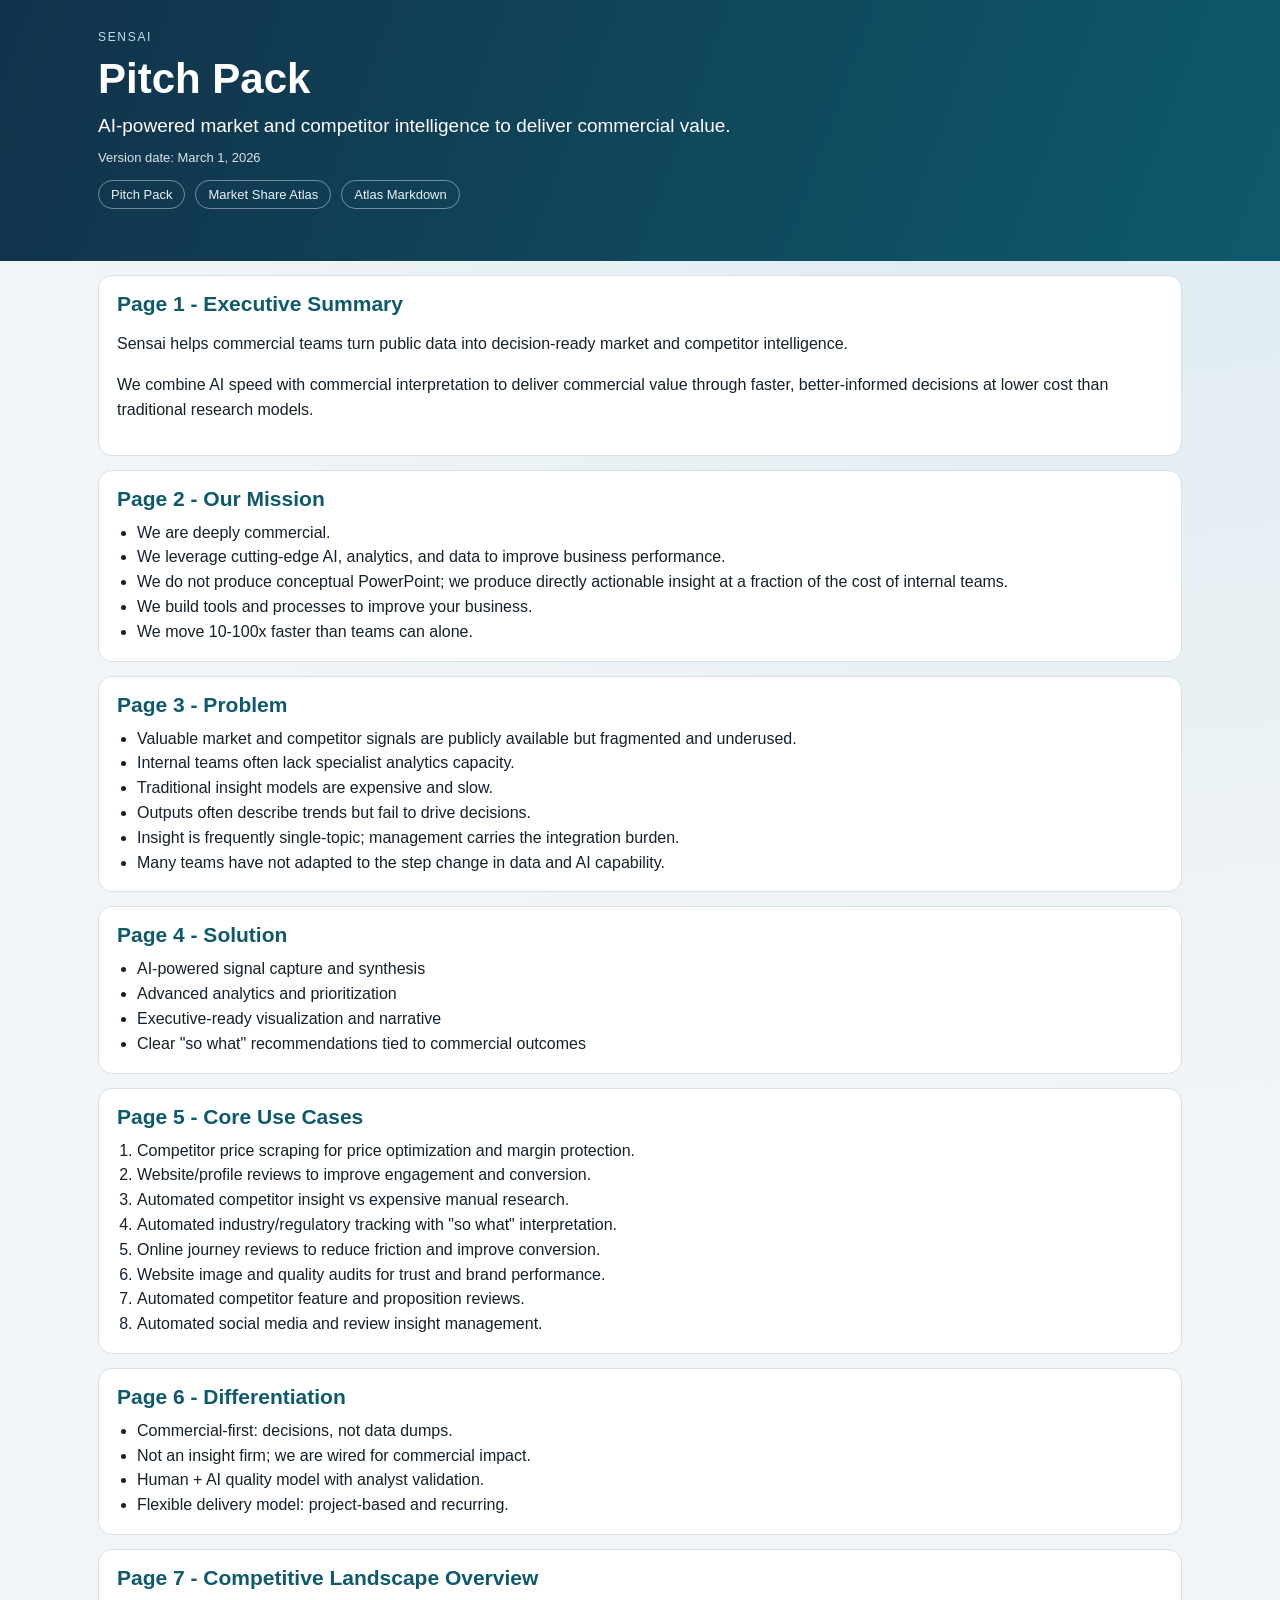
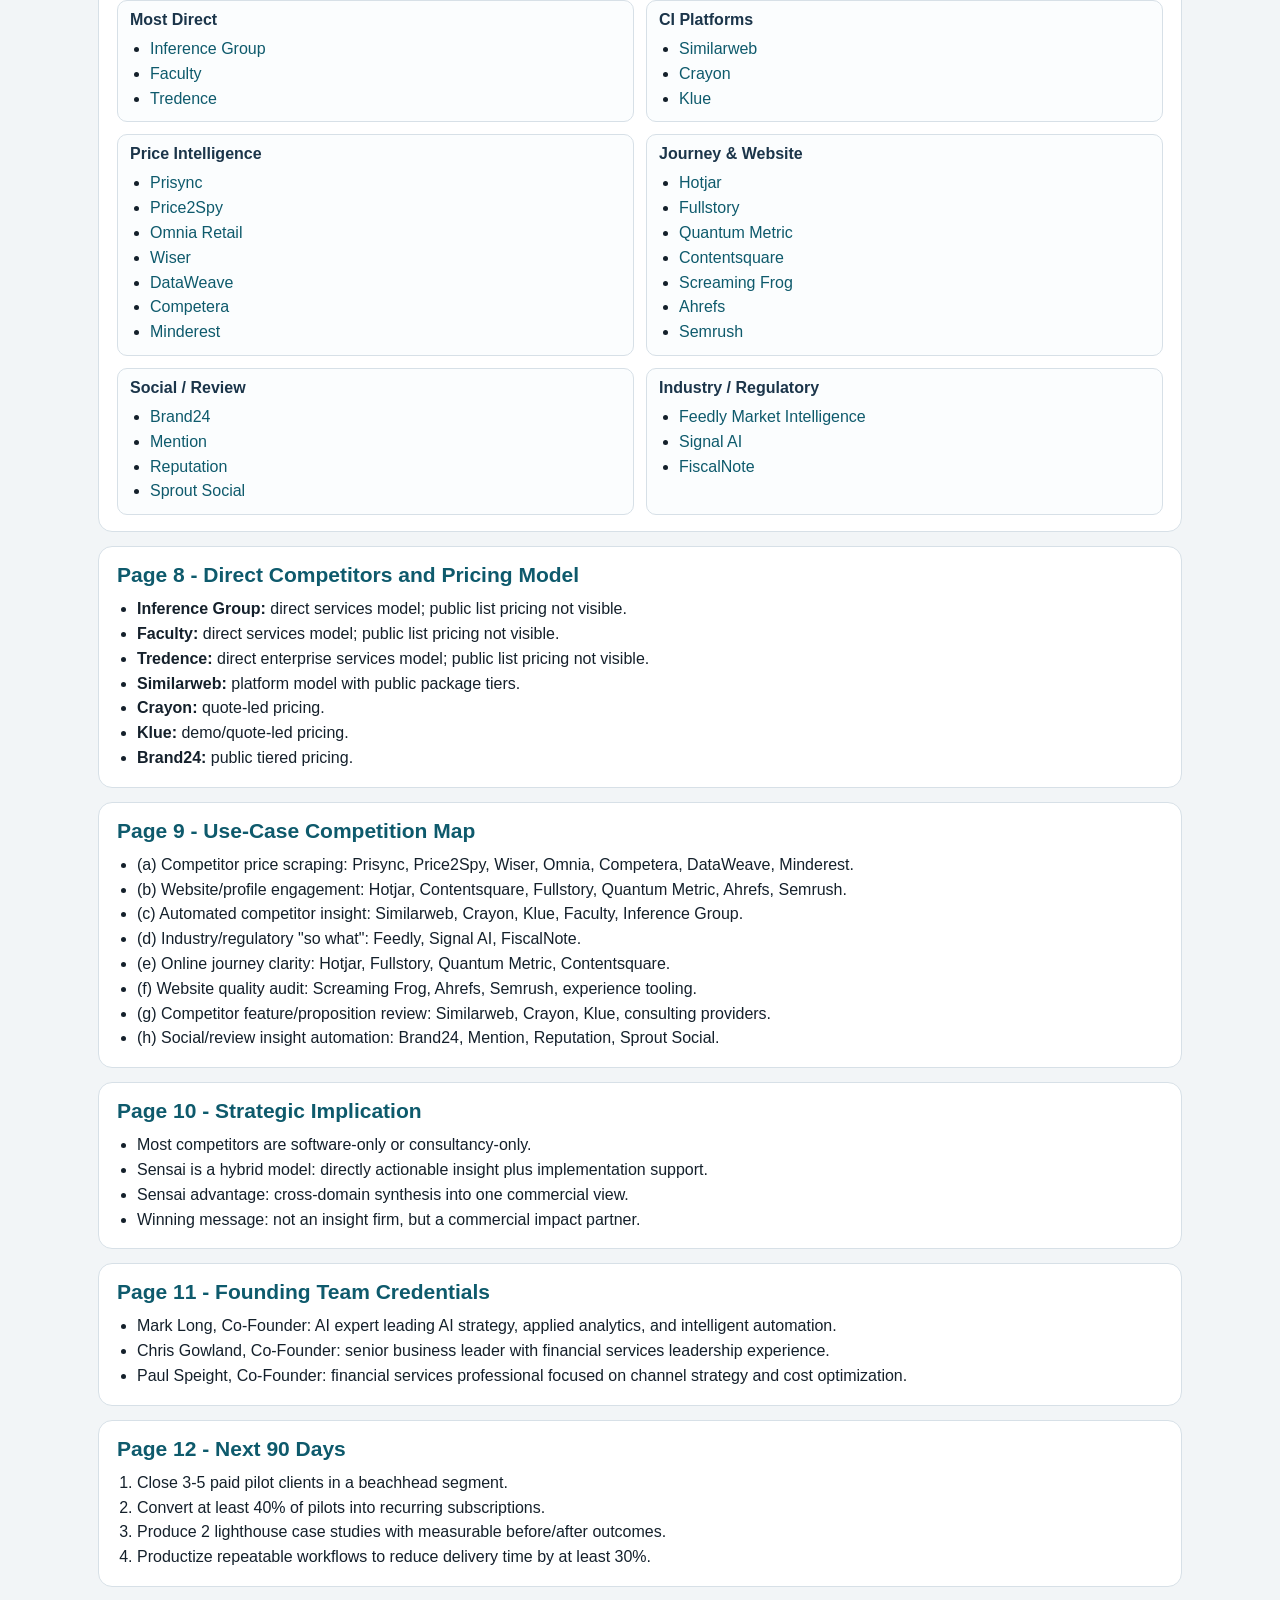
<file: index.html>
<!doctype html>
<html lang="en">
<head>
  <meta charset="utf-8" />
  <meta name="viewport" content="width=device-width, initial-scale=1" />
  <title>Sensai</title>
  <meta http-equiv="refresh" content="0; url=./docs/publish/site/" />
  <script>
    window.location.replace("./docs/publish/site/");
  </script>
</head>
<body>
  <p>Redirecting to <a href="./docs/publish/site/">Sensai Pitch Site</a>...</p>
</body>
</html>
</file>
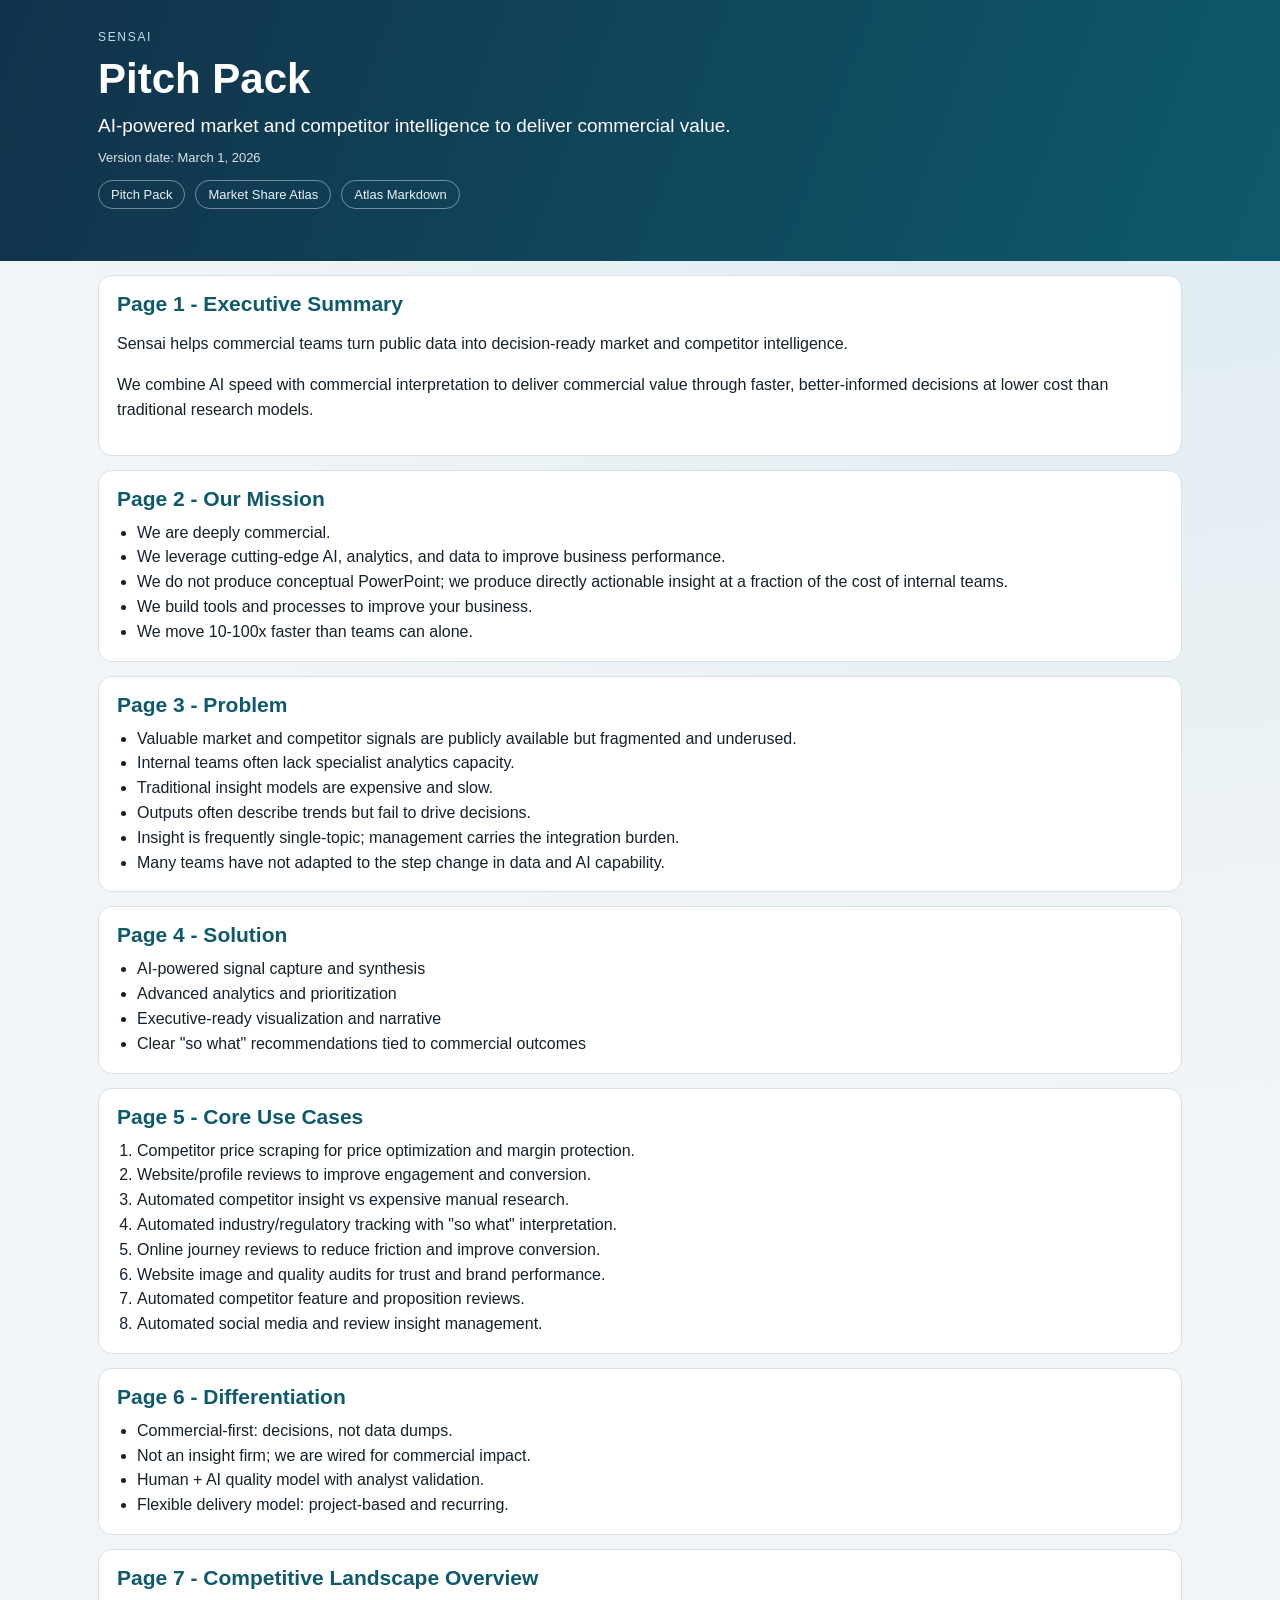
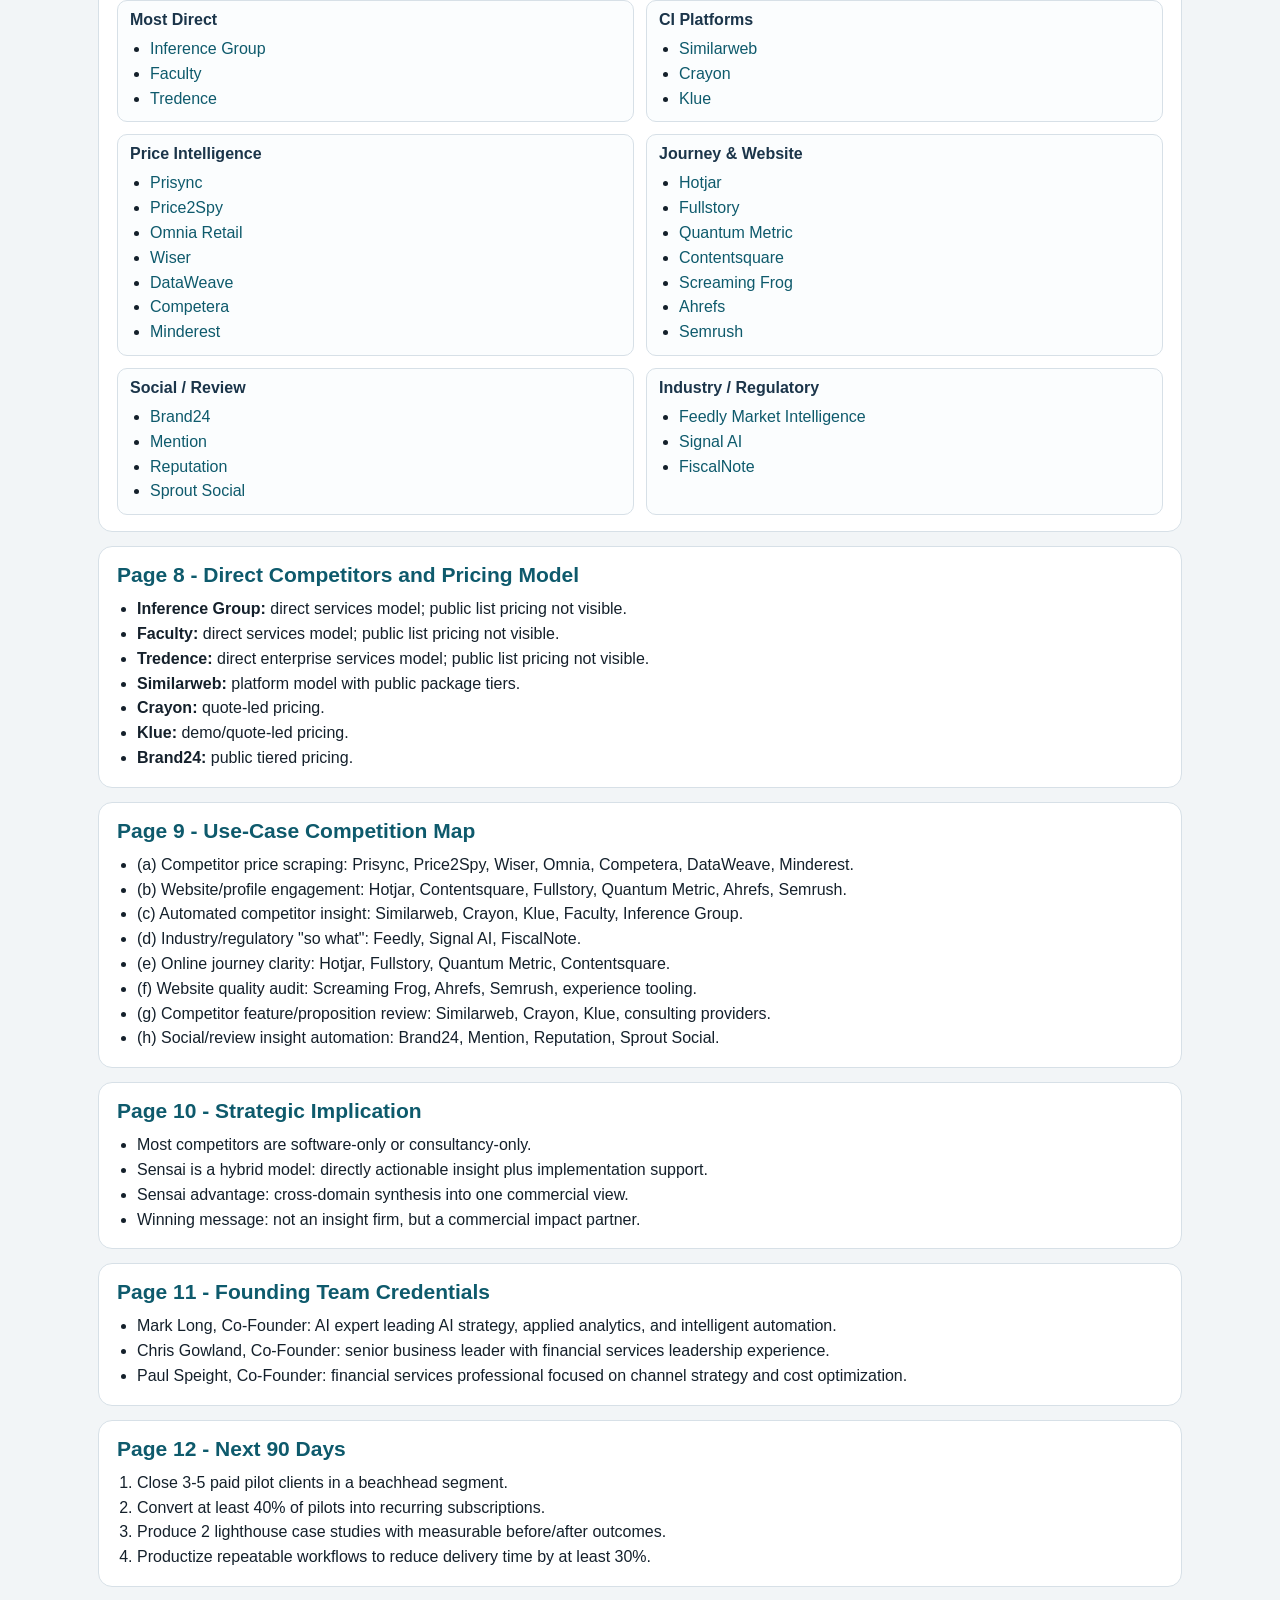
<file: docs/index.html>
<!doctype html>
<html lang="en">
<head>
  <meta charset="utf-8" />
  <meta name="viewport" content="width=device-width, initial-scale=1" />
  <title>Sensai Docs</title>
  <meta http-equiv="refresh" content="0; url=./publish/site/" />
  <script>
    window.location.replace("./publish/site/");
  </script>
</head>
<body>
  <p>Redirecting to <a href="./publish/site/">Sensai Pitch Site</a>...</p>
</body>
</html>
</file>
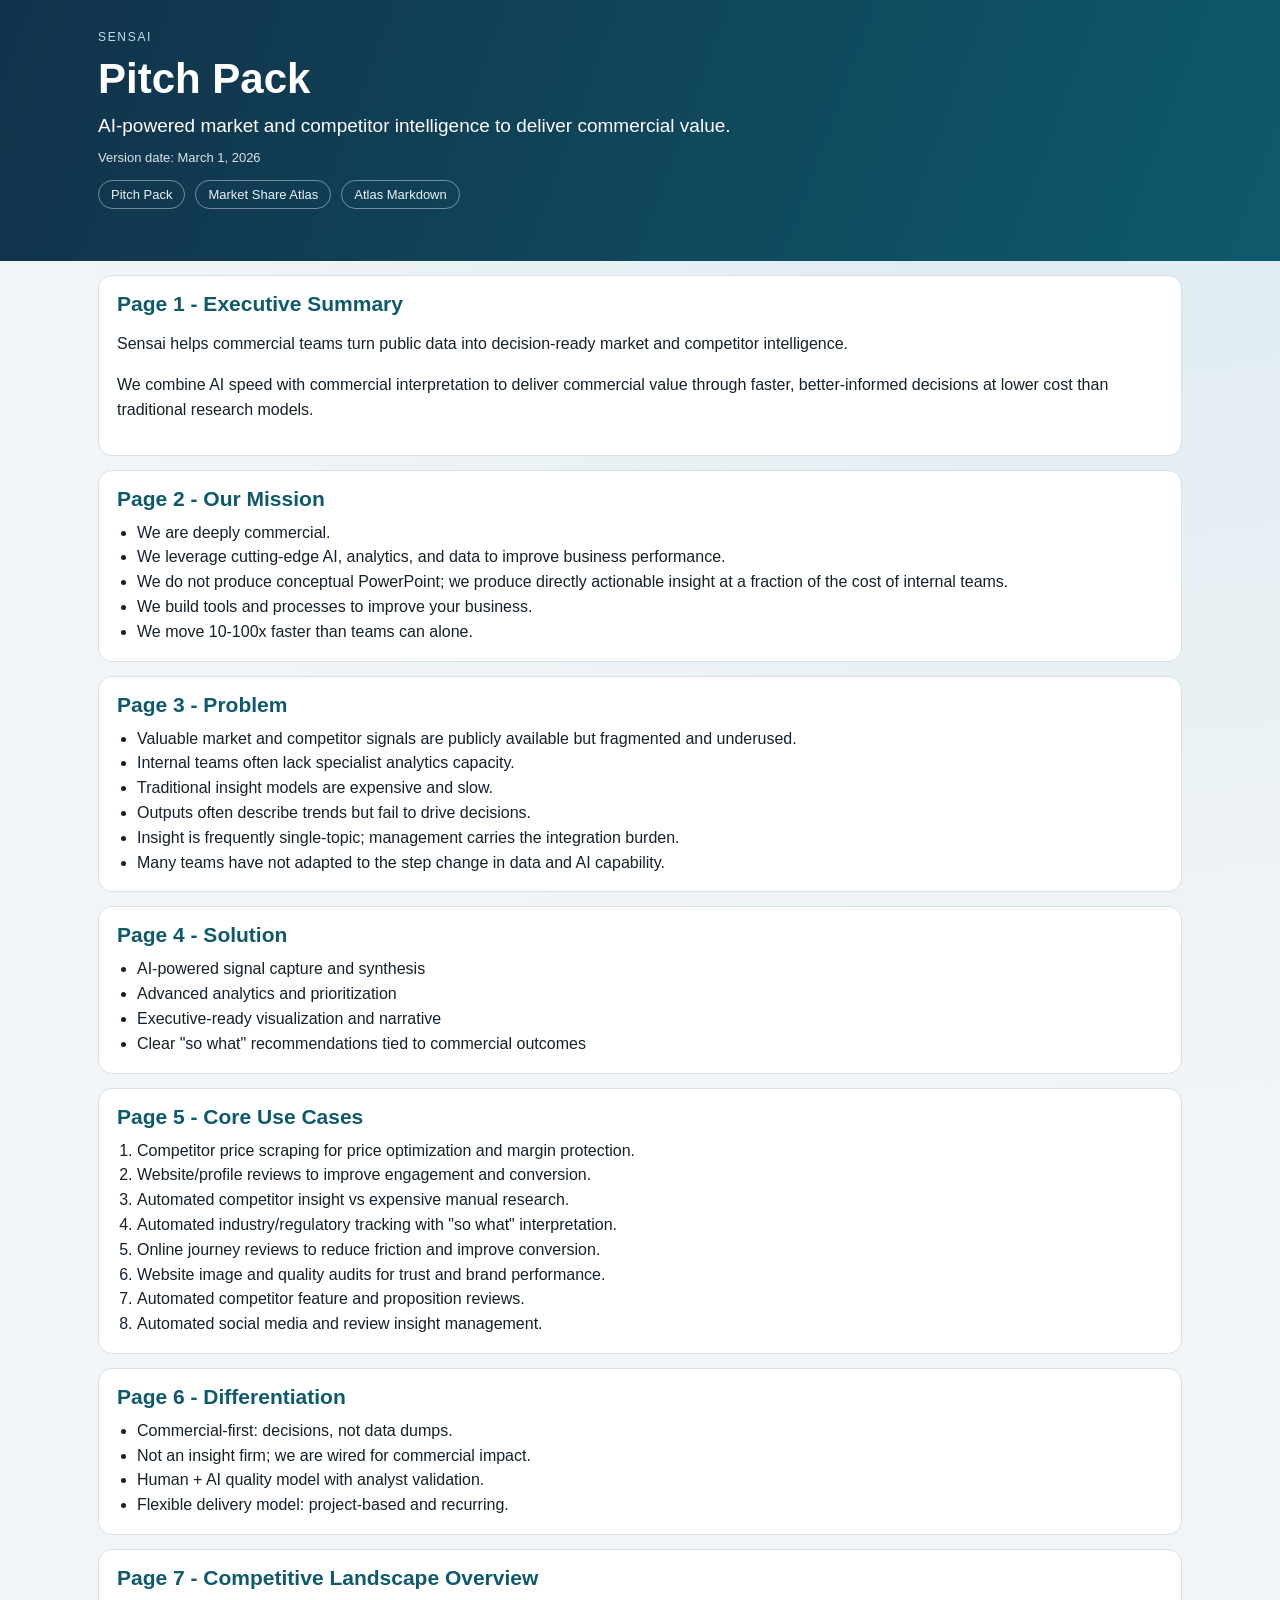
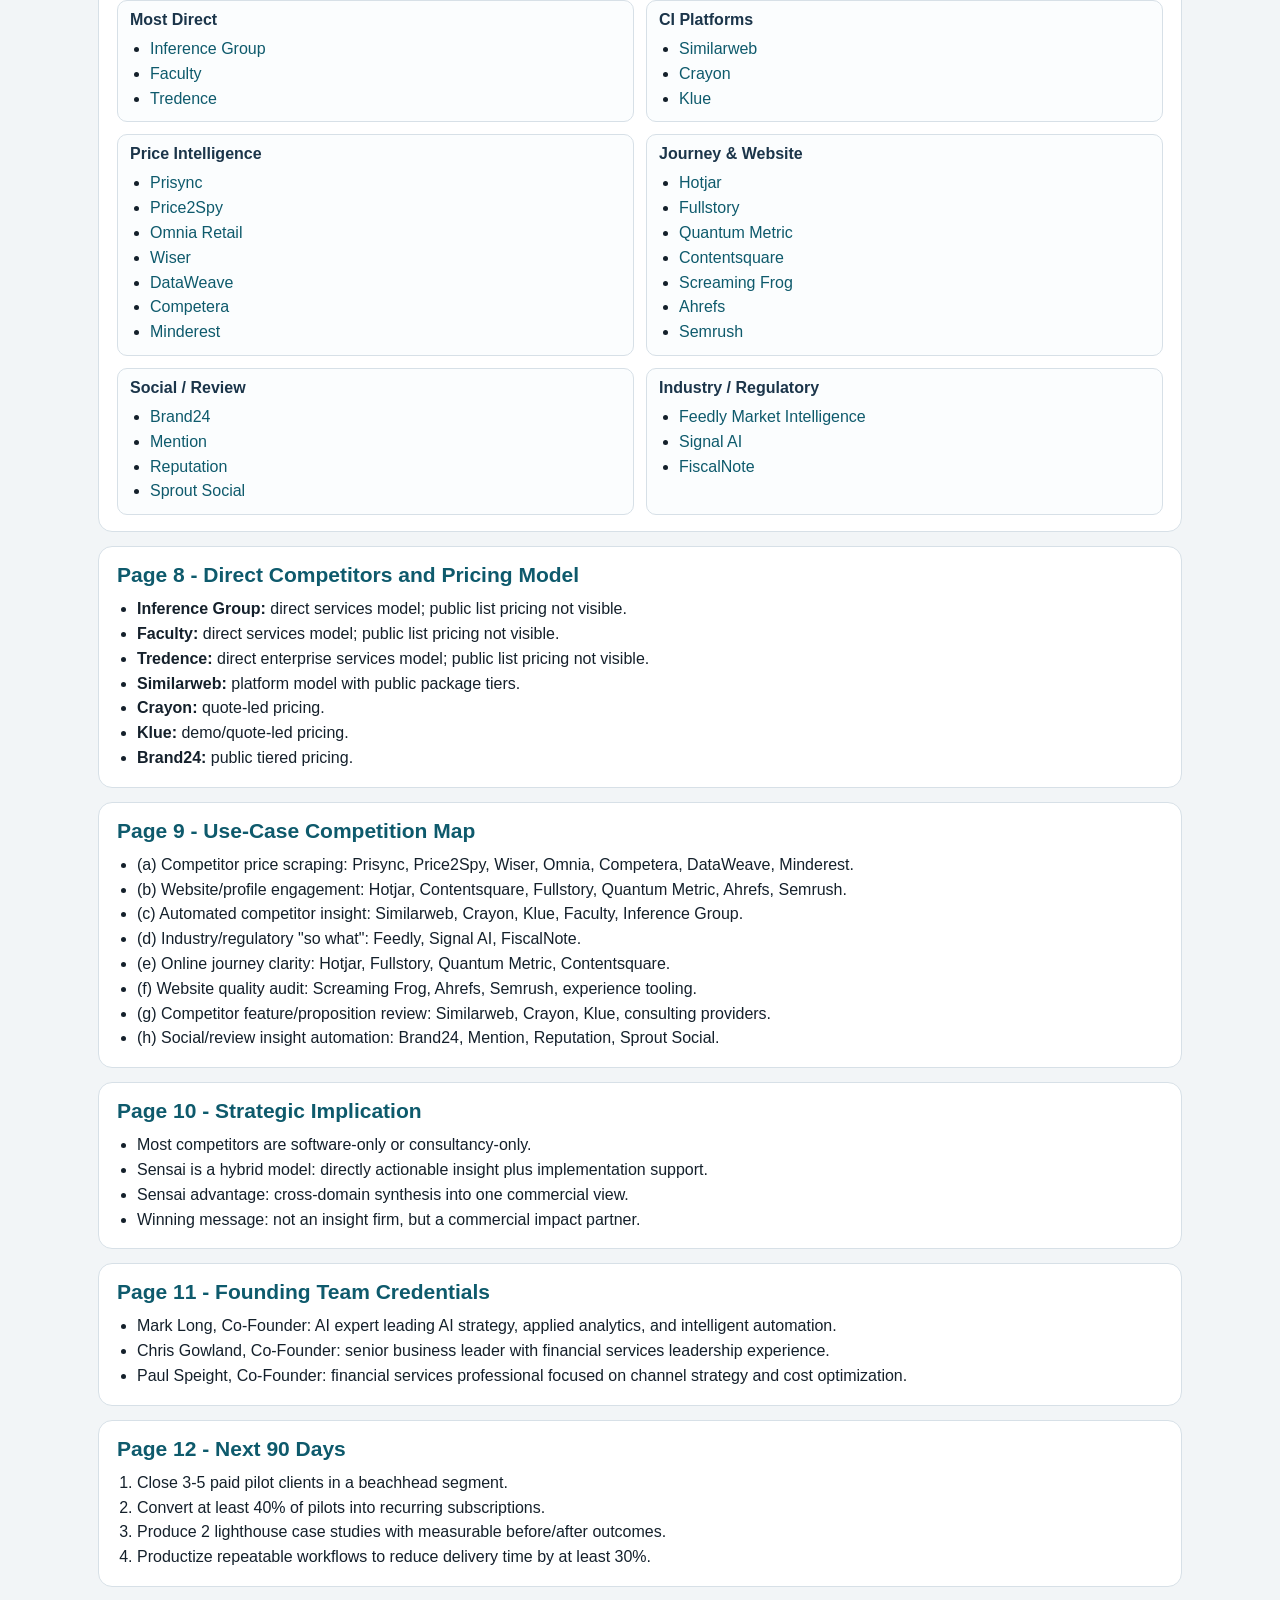
<file: docs/publish/site/index.html>
<!doctype html>
<html lang="en">
<head>
  <meta charset="utf-8" />
  <meta name="viewport" content="width=device-width, initial-scale=1" />
  <title>Sensai Pitch Pack</title>
  <link rel="stylesheet" href="./styles.css" />
</head>
<body>
  <header class="hero">
    <div class="wrap">
      <p class="kicker">Sensai</p>
      <h1>Pitch Pack</h1>
      <p class="sub">AI-powered market and competitor intelligence to deliver commercial value.</p>
      <p class="meta">Version date: March 1, 2026</p>
      <nav class="topnav">
        <a href="./index.html">Pitch Pack</a>
        <a href="./market-share-atlas.html">Market Share Atlas</a>
        <a href="../uk-market-share-data-atlas.md">Atlas Markdown</a>
      </nav>
    </div>
  </header>

  <main class="wrap">
    <section>
      <h2>Page 1 - Executive Summary</h2>
      <p>Sensai helps commercial teams turn public data into decision-ready market and competitor intelligence.</p>
      <p>We combine AI speed with commercial interpretation to deliver commercial value through faster, better-informed decisions at lower cost than traditional research models.</p>
    </section>

    <section>
      <h2>Page 2 - Our Mission</h2>
      <ul>
        <li>We are deeply commercial.</li>
        <li>We leverage cutting-edge AI, analytics, and data to improve business performance.</li>
        <li>We do not produce conceptual PowerPoint; we produce directly actionable insight at a fraction of the cost of internal teams.</li>
        <li>We build tools and processes to improve your business.</li>
        <li>We move 10-100x faster than teams can alone.</li>
      </ul>
    </section>

    <section>
      <h2>Page 3 - Problem</h2>
      <ul>
        <li>Valuable market and competitor signals are publicly available but fragmented and underused.</li>
        <li>Internal teams often lack specialist analytics capacity.</li>
        <li>Traditional insight models are expensive and slow.</li>
        <li>Outputs often describe trends but fail to drive decisions.</li>
        <li>Insight is frequently single-topic; management carries the integration burden.</li>
        <li>Many teams have not adapted to the step change in data and AI capability.</li>
      </ul>
    </section>

    <section>
      <h2>Page 4 - Solution</h2>
      <ul>
        <li>AI-powered signal capture and synthesis</li>
        <li>Advanced analytics and prioritization</li>
        <li>Executive-ready visualization and narrative</li>
        <li>Clear "so what" recommendations tied to commercial outcomes</li>
      </ul>
    </section>

    <section>
      <h2>Page 5 - Core Use Cases</h2>
      <ol>
        <li>Competitor price scraping for price optimization and margin protection.</li>
        <li>Website/profile reviews to improve engagement and conversion.</li>
        <li>Automated competitor insight vs expensive manual research.</li>
        <li>Automated industry/regulatory tracking with "so what" interpretation.</li>
        <li>Online journey reviews to reduce friction and improve conversion.</li>
        <li>Website image and quality audits for trust and brand performance.</li>
        <li>Automated competitor feature and proposition reviews.</li>
        <li>Automated social media and review insight management.</li>
      </ol>
    </section>

    <section>
      <h2>Page 6 - Differentiation</h2>
      <ul>
        <li>Commercial-first: decisions, not data dumps.</li>
        <li>Not an insight firm; we are wired for commercial impact.</li>
        <li>Human + AI quality model with analyst validation.</li>
        <li>Flexible delivery model: project-based and recurring.</li>
      </ul>
    </section>

    <section>
      <h2>Page 7 - Competitive Landscape Overview</h2>
      <div class="grid">
        <article>
          <h3>Most Direct</h3>
          <ul>
            <li><a href="https://www.inferencegroup.com/" target="_blank" rel="noreferrer">Inference Group</a></li>
            <li><a href="https://faculty.ai/" target="_blank" rel="noreferrer">Faculty</a></li>
            <li><a href="https://www.tredence.com/services/generative-ai" target="_blank" rel="noreferrer">Tredence</a></li>
          </ul>
        </article>
        <article>
          <h3>CI Platforms</h3>
          <ul>
            <li><a href="https://www.similarweb.com/" target="_blank" rel="noreferrer">Similarweb</a></li>
            <li><a href="https://www.crayon.co/" target="_blank" rel="noreferrer">Crayon</a></li>
            <li><a href="https://klue.com/" target="_blank" rel="noreferrer">Klue</a></li>
          </ul>
        </article>
        <article>
          <h3>Price Intelligence</h3>
          <ul>
            <li><a href="https://prisync.com/" target="_blank" rel="noreferrer">Prisync</a></li>
            <li><a href="https://www.price2spy.com/pricing/" target="_blank" rel="noreferrer">Price2Spy</a></li>
            <li><a href="https://www.omniaretail.com/" target="_blank" rel="noreferrer">Omnia Retail</a></li>
            <li><a href="https://www.wiser.com/products/price-execution/" target="_blank" rel="noreferrer">Wiser</a></li>
            <li><a href="https://next.dataweave.com/us/commerce-intelligence" target="_blank" rel="noreferrer">DataWeave</a></li>
            <li><a href="https://competera.ai/products/price-management" target="_blank" rel="noreferrer">Competera</a></li>
            <li><a href="https://www.minderest.com/pricing-department" target="_blank" rel="noreferrer">Minderest</a></li>
          </ul>
        </article>
        <article>
          <h3>Journey & Website</h3>
          <ul>
            <li><a href="https://www.hotjar.com/" target="_blank" rel="noreferrer">Hotjar</a></li>
            <li><a href="https://www.fullstory.com/" target="_blank" rel="noreferrer">Fullstory</a></li>
            <li><a href="https://www.quantummetric.com/" target="_blank" rel="noreferrer">Quantum Metric</a></li>
            <li><a href="https://contentsquare.com/" target="_blank" rel="noreferrer">Contentsquare</a></li>
            <li><a href="https://www.screamingfrog.co.uk/seo-spider/" target="_blank" rel="noreferrer">Screaming Frog</a></li>
            <li><a href="https://ahrefs.com/pricing" target="_blank" rel="noreferrer">Ahrefs</a></li>
            <li><a href="https://www.semrush.com/kb/936-manage-your-business-account" target="_blank" rel="noreferrer">Semrush</a></li>
          </ul>
        </article>
        <article>
          <h3>Social / Review</h3>
          <ul>
            <li><a href="https://brand24.com/prices/" target="_blank" rel="noreferrer">Brand24</a></li>
            <li><a href="https://mention.com/en/pricing/" target="_blank" rel="noreferrer">Mention</a></li>
            <li><a href="https://reputation.com/pricing" target="_blank" rel="noreferrer">Reputation</a></li>
            <li><a href="https://sproutsocial.com/pricing/" target="_blank" rel="noreferrer">Sprout Social</a></li>
          </ul>
        </article>
        <article>
          <h3>Industry / Regulatory</h3>
          <ul>
            <li><a href="https://feedly.com/market-intelligence/pricing" target="_blank" rel="noreferrer">Feedly Market Intelligence</a></li>
            <li><a href="https://signal-ai.com/solutions/ask-aiq/" target="_blank" rel="noreferrer">Signal AI</a></li>
            <li><a href="https://fiscalnote.com/products/tariff-tracker" target="_blank" rel="noreferrer">FiscalNote</a></li>
          </ul>
        </article>
      </div>
    </section>

    <section>
      <h2>Page 8 - Direct Competitors and Pricing Model</h2>
      <ul>
        <li><strong>Inference Group:</strong> direct services model; public list pricing not visible.</li>
        <li><strong>Faculty:</strong> direct services model; public list pricing not visible.</li>
        <li><strong>Tredence:</strong> direct enterprise services model; public list pricing not visible.</li>
        <li><strong>Similarweb:</strong> platform model with public package tiers.</li>
        <li><strong>Crayon:</strong> quote-led pricing.</li>
        <li><strong>Klue:</strong> demo/quote-led pricing.</li>
        <li><strong>Brand24:</strong> public tiered pricing.</li>
      </ul>
    </section>

    <section>
      <h2>Page 9 - Use-Case Competition Map</h2>
      <ul>
        <li>(a) Competitor price scraping: Prisync, Price2Spy, Wiser, Omnia, Competera, DataWeave, Minderest.</li>
        <li>(b) Website/profile engagement: Hotjar, Contentsquare, Fullstory, Quantum Metric, Ahrefs, Semrush.</li>
        <li>(c) Automated competitor insight: Similarweb, Crayon, Klue, Faculty, Inference Group.</li>
        <li>(d) Industry/regulatory "so what": Feedly, Signal AI, FiscalNote.</li>
        <li>(e) Online journey clarity: Hotjar, Fullstory, Quantum Metric, Contentsquare.</li>
        <li>(f) Website quality audit: Screaming Frog, Ahrefs, Semrush, experience tooling.</li>
        <li>(g) Competitor feature/proposition review: Similarweb, Crayon, Klue, consulting providers.</li>
        <li>(h) Social/review insight automation: Brand24, Mention, Reputation, Sprout Social.</li>
      </ul>
    </section>

    <section>
      <h2>Page 10 - Strategic Implication</h2>
      <ul>
        <li>Most competitors are software-only or consultancy-only.</li>
        <li>Sensai is a hybrid model: directly actionable insight plus implementation support.</li>
        <li>Sensai advantage: cross-domain synthesis into one commercial view.</li>
        <li>Winning message: not an insight firm, but a commercial impact partner.</li>
      </ul>
    </section>

    <section>
      <h2>Page 11 - Founding Team Credentials</h2>
      <ul>
        <li>Mark Long, Co-Founder: AI expert leading AI strategy, applied analytics, and intelligent automation.</li>
        <li>Chris Gowland, Co-Founder: senior business leader with financial services leadership experience.</li>
        <li>Paul Speight, Co-Founder: financial services professional focused on channel strategy and cost optimization.</li>
      </ul>
    </section>

    <section>
      <h2>Page 12 - Next 90 Days</h2>
      <ol>
        <li>Close 3-5 paid pilot clients in a beachhead segment.</li>
        <li>Convert at least 40% of pilots into recurring subscriptions.</li>
        <li>Produce 2 lighthouse case studies with measurable before/after outcomes.</li>
        <li>Productize repeatable workflows to reduce delivery time by at least 30%.</li>
      </ol>
    </section>
  </main>
</body>
</html>
<!-- deploy refresh -->
</file>
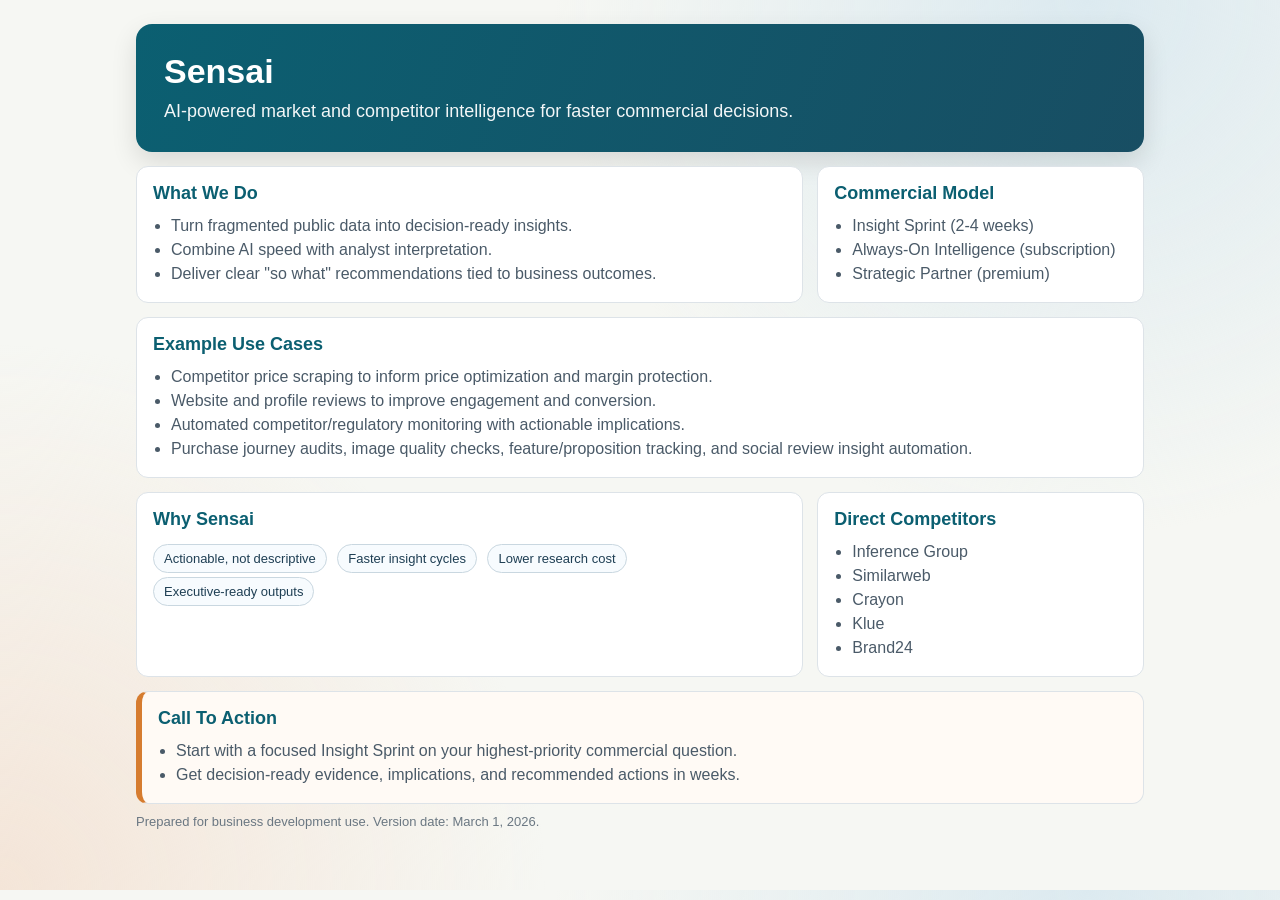
<file: docs/publish/sensai-one-page-summary.html>
<!doctype html>
<html lang="en">
<head>
  <meta charset="utf-8" />
  <meta name="viewport" content="width=device-width, initial-scale=1" />
  <title>Sensai - One-Page Summary</title>
  <style>
    :root {
      --bg: #f6f7f3;
      --card: #ffffff;
      --ink: #17212b;
      --muted: #4a5a68;
      --brand: #0b5f71;
      --accent: #d67c2f;
      --line: #dde3e8;
    }
    * { box-sizing: border-box; }
    body {
      margin: 0;
      font-family: "Segoe UI", Tahoma, Arial, sans-serif;
      color: var(--ink);
      background:
        radial-gradient(circle at 85% 0%, #dceaf0 0, transparent 38%),
        radial-gradient(circle at 0% 100%, #f4e5d8 0, transparent 35%),
        var(--bg);
    }
    .wrap {
      max-width: 1040px;
      margin: 24px auto;
      padding: 0 16px 24px;
    }
    .hero {
      background: linear-gradient(110deg, #0b5f71, #184e63);
      color: #fff;
      border-radius: 16px;
      padding: 28px;
      box-shadow: 0 10px 26px rgba(0, 0, 0, 0.12);
    }
    .hero h1 { margin: 0 0 8px; font-size: 34px; }
    .hero p { margin: 0; font-size: 18px; line-height: 1.4; opacity: 0.95; }
    .grid {
      display: grid;
      grid-template-columns: repeat(12, 1fr);
      gap: 14px;
      margin-top: 14px;
    }
    .card {
      background: var(--card);
      border: 1px solid var(--line);
      border-radius: 12px;
      padding: 16px;
    }
    .span-8 { grid-column: span 8; }
    .span-4 { grid-column: span 4; }
    .span-12 { grid-column: span 12; }
    h2 {
      margin: 0 0 10px;
      font-size: 18px;
      color: var(--brand);
    }
    ul {
      margin: 8px 0 0 18px;
      padding: 0;
      color: var(--muted);
      line-height: 1.5;
    }
    .kpi {
      display: inline-block;
      border: 1px solid #c9d7e0;
      border-radius: 999px;
      padding: 6px 10px;
      margin: 4px 6px 0 0;
      font-size: 13px;
      color: #1f3f54;
      background: #f7fbfe;
    }
    .cta {
      border-left: 6px solid var(--accent);
      background: #fffaf5;
    }
    .meta {
      margin-top: 10px;
      color: #6a7782;
      font-size: 13px;
    }
    @media (max-width: 860px) {
      .span-8, .span-4, .span-12 { grid-column: span 12; }
      .hero h1 { font-size: 28px; }
    }
  </style>
</head>
<body>
  <main class="wrap">
    <section class="hero">
      <h1>Sensai</h1>
      <p>AI-powered market and competitor intelligence for faster commercial decisions.</p>
    </section>

    <section class="grid">
      <article class="card span-8">
        <h2>What We Do</h2>
        <ul>
          <li>Turn fragmented public data into decision-ready insights.</li>
          <li>Combine AI speed with analyst interpretation.</li>
          <li>Deliver clear "so what" recommendations tied to business outcomes.</li>
        </ul>
      </article>
      <article class="card span-4">
        <h2>Commercial Model</h2>
        <ul>
          <li>Insight Sprint (2-4 weeks)</li>
          <li>Always-On Intelligence (subscription)</li>
          <li>Strategic Partner (premium)</li>
        </ul>
      </article>

      <article class="card span-12">
        <h2>Example Use Cases</h2>
        <ul>
          <li>Competitor price scraping to inform price optimization and margin protection.</li>
          <li>Website and profile reviews to improve engagement and conversion.</li>
          <li>Automated competitor/regulatory monitoring with actionable implications.</li>
          <li>Purchase journey audits, image quality checks, feature/proposition tracking, and social review insight automation.</li>
        </ul>
      </article>

      <article class="card span-8">
        <h2>Why Sensai</h2>
        <span class="kpi">Actionable, not descriptive</span>
        <span class="kpi">Faster insight cycles</span>
        <span class="kpi">Lower research cost</span>
        <span class="kpi">Executive-ready outputs</span>
      </article>
      <article class="card span-4">
        <h2>Direct Competitors</h2>
        <ul>
          <li>Inference Group</li>
          <li>Similarweb</li>
          <li>Crayon</li>
          <li>Klue</li>
          <li>Brand24</li>
        </ul>
      </article>

      <article class="card span-12 cta">
        <h2>Call To Action</h2>
        <ul>
          <li>Start with a focused Insight Sprint on your highest-priority commercial question.</li>
          <li>Get decision-ready evidence, implications, and recommended actions in weeks.</li>
        </ul>
      </article>
    </section>

    <p class="meta">Prepared for business development use. Version date: March 1, 2026.</p>
  </main>
</body>
</html>
</file>
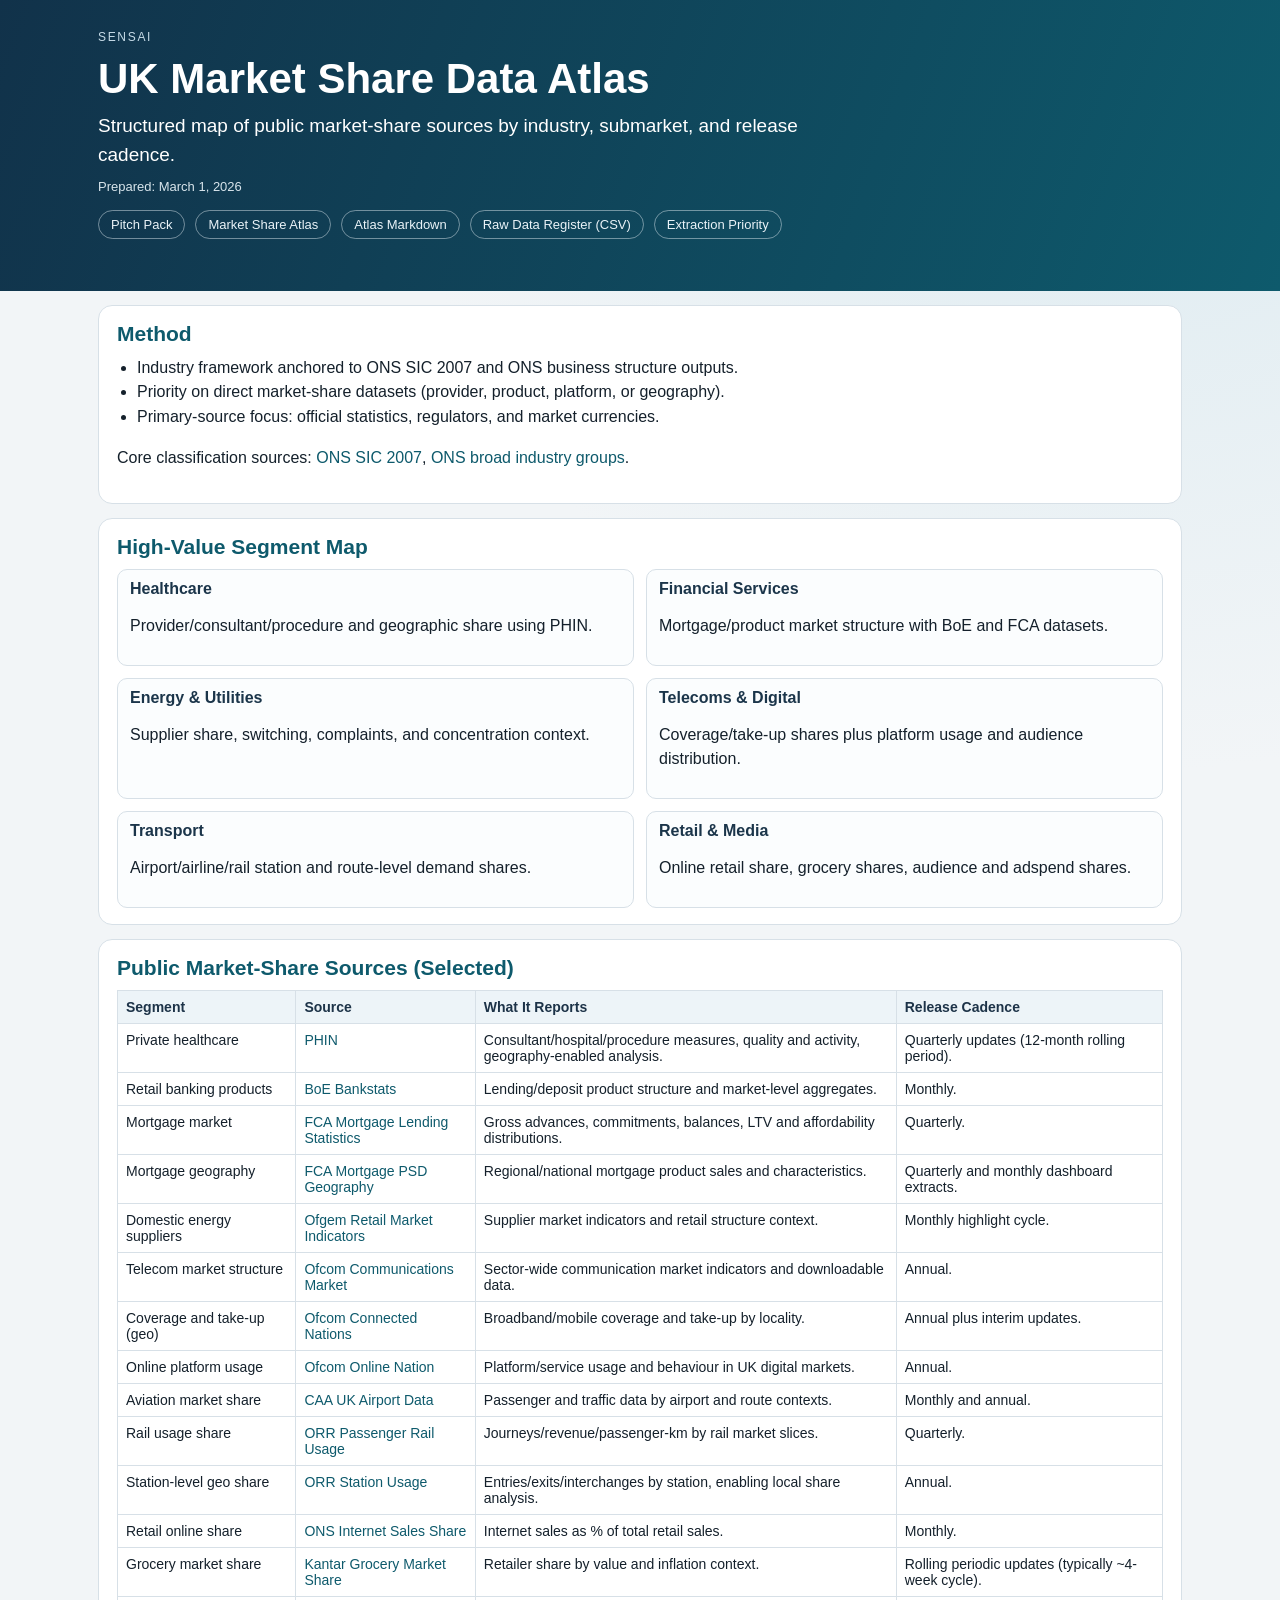
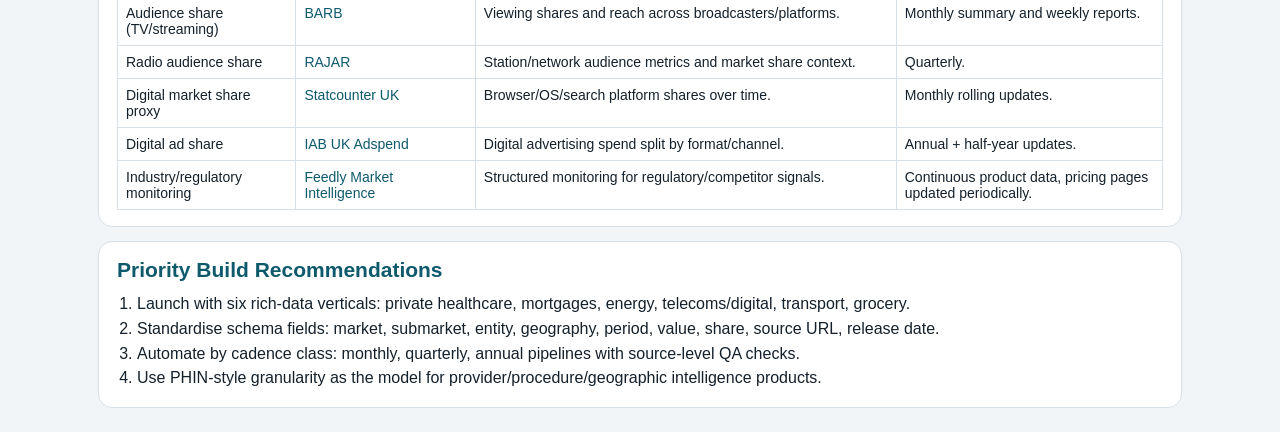
<file: docs/publish/site/market-share-atlas.html>
<!doctype html>
<html lang="en">
<head>
  <meta charset="utf-8" />
  <meta name="viewport" content="width=device-width, initial-scale=1" />
  <title>Sensai Market Share Atlas</title>
  <link rel="stylesheet" href="./styles.css" />
</head>
<body>
  <header class="hero">
    <div class="wrap">
      <p class="kicker">Sensai</p>
      <h1>UK Market Share Data Atlas</h1>
      <p class="sub">Structured map of public market-share sources by industry, submarket, and release cadence.</p>
      <p class="meta">Prepared: March 1, 2026</p>
      <nav class="topnav">
        <a href="./index.html">Pitch Pack</a>
        <a href="./market-share-atlas.html">Market Share Atlas</a>
        <a href="../uk-market-share-data-atlas.md">Atlas Markdown</a>
        <a href="../uk-market-share-raw-data-register.csv">Raw Data Register (CSV)</a>
        <a href="../raw-data-extraction-priority.md">Extraction Priority</a>
      </nav>
    </div>
  </header>

  <main class="wrap">
    <section>
      <h2>Method</h2>
      <ul>
        <li>Industry framework anchored to ONS SIC 2007 and ONS business structure outputs.</li>
        <li>Priority on direct market-share datasets (provider, product, platform, or geography).</li>
        <li>Primary-source focus: official statistics, regulators, and market currencies.</li>
      </ul>
      <p>
        Core classification sources:
        <a href="https://www.ons.gov.uk/methodology/classificationsandstandards/ukstandardindustrialclassificationofeconomicactivities/uksic2007" target="_blank" rel="noreferrer">ONS SIC 2007</a>,
        <a href="https://www.ons.gov.uk/businessindustryandtrade/business/activitysizeandlocation/methodologies/ukbusinessactivitysizeandlocationmethodology" target="_blank" rel="noreferrer">ONS broad industry groups</a>.
      </p>
    </section>

    <section>
      <h2>High-Value Segment Map</h2>
      <div class="grid">
        <article>
          <h3>Healthcare</h3>
          <p>Provider/consultant/procedure and geographic share using PHIN.</p>
        </article>
        <article>
          <h3>Financial Services</h3>
          <p>Mortgage/product market structure with BoE and FCA datasets.</p>
        </article>
        <article>
          <h3>Energy & Utilities</h3>
          <p>Supplier share, switching, complaints, and concentration context.</p>
        </article>
        <article>
          <h3>Telecoms & Digital</h3>
          <p>Coverage/take-up shares plus platform usage and audience distribution.</p>
        </article>
        <article>
          <h3>Transport</h3>
          <p>Airport/airline/rail station and route-level demand shares.</p>
        </article>
        <article>
          <h3>Retail & Media</h3>
          <p>Online retail share, grocery shares, audience and adspend shares.</p>
        </article>
      </div>
    </section>

    <section>
      <h2>Public Market-Share Sources (Selected)</h2>
      <table>
        <thead>
          <tr>
            <th>Segment</th>
            <th>Source</th>
            <th>What It Reports</th>
            <th>Release Cadence</th>
          </tr>
        </thead>
        <tbody>
          <tr>
            <td>Private healthcare</td>
            <td><a href="https://www.phin.org.uk/data/help-with-understanding-and-using-our-healthcare-data" target="_blank" rel="noreferrer">PHIN</a></td>
            <td>Consultant/hospital/procedure measures, quality and activity, geography-enabled analysis.</td>
            <td>Quarterly updates (12-month rolling period).</td>
          </tr>
          <tr>
            <td>Retail banking products</td>
            <td><a href="https://beta.bankofengland.co.uk/statistics/Tables" target="_blank" rel="noreferrer">BoE Bankstats</a></td>
            <td>Lending/deposit product structure and market-level aggregates.</td>
            <td>Monthly.</td>
          </tr>
          <tr>
            <td>Mortgage market</td>
            <td><a href="https://www.fca.org.uk/data/mortgage-lending-statistics" target="_blank" rel="noreferrer">FCA Mortgage Lending Statistics</a></td>
            <td>Gross advances, commitments, balances, LTV and affordability distributions.</td>
            <td>Quarterly.</td>
          </tr>
          <tr>
            <td>Mortgage geography</td>
            <td><a href="https://www.fca.org.uk/data/product-sales-data/mortgage-product-sales-data-geographic-area" target="_blank" rel="noreferrer">FCA Mortgage PSD Geography</a></td>
            <td>Regional/national mortgage product sales and characteristics.</td>
            <td>Quarterly and monthly dashboard extracts.</td>
          </tr>
          <tr>
            <td>Domestic energy suppliers</td>
            <td><a href="https://www.ofgem.gov.uk/retail-market-indicators" target="_blank" rel="noreferrer">Ofgem Retail Market Indicators</a></td>
            <td>Supplier market indicators and retail structure context.</td>
            <td>Monthly highlight cycle.</td>
          </tr>
          <tr>
            <td>Telecom market structure</td>
            <td><a href="https://www.ofcom.org.uk/phones-and-broadband/service-quality/the-communications-market-2025" target="_blank" rel="noreferrer">Ofcom Communications Market</a></td>
            <td>Sector-wide communication market indicators and downloadable data.</td>
            <td>Annual.</td>
          </tr>
          <tr>
            <td>Coverage and take-up (geo)</td>
            <td><a href="https://www.ofcom.org.uk/phones-and-broadband/coverage-and-speeds/connected-nations-20252" target="_blank" rel="noreferrer">Ofcom Connected Nations</a></td>
            <td>Broadband/mobile coverage and take-up by locality.</td>
            <td>Annual plus interim updates.</td>
          </tr>
          <tr>
            <td>Online platform usage</td>
            <td><a href="https://www.ofcom.org.uk/media-use-and-attitudes/online-habits/online-nation" target="_blank" rel="noreferrer">Ofcom Online Nation</a></td>
            <td>Platform/service usage and behaviour in UK digital markets.</td>
            <td>Annual.</td>
          </tr>
          <tr>
            <td>Aviation market share</td>
            <td><a href="https://www.caa.co.uk/data-and-analysis/uk-aviation-market/airports/uk-airport-data/" target="_blank" rel="noreferrer">CAA UK Airport Data</a></td>
            <td>Passenger and traffic data by airport and route contexts.</td>
            <td>Monthly and annual.</td>
          </tr>
          <tr>
            <td>Rail usage share</td>
            <td><a href="https://dataportal.orr.gov.uk/statistics/usage/passenger-rail-usage/" target="_blank" rel="noreferrer">ORR Passenger Rail Usage</a></td>
            <td>Journeys/revenue/passenger-km by rail market slices.</td>
            <td>Quarterly.</td>
          </tr>
          <tr>
            <td>Station-level geo share</td>
            <td><a href="https://dataportal.orr.gov.uk/statistics/usage/estimates-of-station-usage/" target="_blank" rel="noreferrer">ORR Station Usage</a></td>
            <td>Entries/exits/interchanges by station, enabling local share analysis.</td>
            <td>Annual.</td>
          </tr>
          <tr>
            <td>Retail online share</td>
            <td><a href="https://www.ons.gov.uk/businessindustryandtrade/retailindustry/timeseries/j4mc" target="_blank" rel="noreferrer">ONS Internet Sales Share</a></td>
            <td>Internet sales as % of total retail sales.</td>
            <td>Monthly.</td>
          </tr>
          <tr>
            <td>Grocery market share</td>
            <td><a href="https://www.kantar.com/uki/Campaigns/Grocery-Market-Share" target="_blank" rel="noreferrer">Kantar Grocery Market Share</a></td>
            <td>Retailer share by value and inflation context.</td>
            <td>Rolling periodic updates (typically ~4-week cycle).</td>
          </tr>
          <tr>
            <td>Audience share (TV/streaming)</td>
            <td><a href="https://www.barb.co.uk/monthly-viewing-summary/" target="_blank" rel="noreferrer">BARB</a></td>
            <td>Viewing shares and reach across broadcasters/platforms.</td>
            <td>Monthly summary and weekly reports.</td>
          </tr>
          <tr>
            <td>Radio audience share</td>
            <td><a href="https://www.rajar.co.uk/" target="_blank" rel="noreferrer">RAJAR</a></td>
            <td>Station/network audience metrics and market share context.</td>
            <td>Quarterly.</td>
          </tr>
          <tr>
            <td>Digital market share proxy</td>
            <td><a href="https://gs.statcounter.com/browser-market-share/all/united-kingdom" target="_blank" rel="noreferrer">Statcounter UK</a></td>
            <td>Browser/OS/search platform shares over time.</td>
            <td>Monthly rolling updates.</td>
          </tr>
          <tr>
            <td>Digital ad share</td>
            <td><a href="https://www.iabuk.com/adspend" target="_blank" rel="noreferrer">IAB UK Adspend</a></td>
            <td>Digital advertising spend split by format/channel.</td>
            <td>Annual + half-year updates.</td>
          </tr>
          <tr>
            <td>Industry/regulatory monitoring</td>
            <td><a href="https://feedly.com/market-intelligence/pricing" target="_blank" rel="noreferrer">Feedly Market Intelligence</a></td>
            <td>Structured monitoring for regulatory/competitor signals.</td>
            <td>Continuous product data, pricing pages updated periodically.</td>
          </tr>
        </tbody>
      </table>
    </section>

    <section>
      <h2>Priority Build Recommendations</h2>
      <ol>
        <li>Launch with six rich-data verticals: private healthcare, mortgages, energy, telecoms/digital, transport, grocery.</li>
        <li>Standardise schema fields: market, submarket, entity, geography, period, value, share, source URL, release date.</li>
        <li>Automate by cadence class: monthly, quarterly, annual pipelines with source-level QA checks.</li>
        <li>Use PHIN-style granularity as the model for provider/procedure/geographic intelligence products.</li>
      </ol>
    </section>
  </main>
</body>
</html>
</file>
<file: docs/publish/site/styles.css>
:root {
  --bg: #f2f5f7;
  --card: #ffffff;
  --ink: #14202b;
  --muted: #4b6072;
  --brand: #0e5a6c;
  --accent: #d17f31;
  --line: #d7e0e7;
}

* {
  box-sizing: border-box;
}

body {
  margin: 0;
  font-family: "Segoe UI", Tahoma, Arial, sans-serif;
  color: var(--ink);
  background: radial-gradient(circle at 90% 0%, #dbeaf0 0, transparent 33%), var(--bg);
}

.wrap {
  max-width: 1120px;
  margin: 0 auto;
  padding: 0 18px 24px;
}

.hero {
  background: linear-gradient(110deg, #11324a, #0e5a6c);
  color: #fff;
  padding: 28px 0;
}

.topnav {
  margin-top: 12px;
  display: flex;
  gap: 10px;
  flex-wrap: wrap;
}

.topnav a {
  color: #eaf3f8;
  border: 1px solid rgba(234, 243, 248, 0.45);
  border-radius: 999px;
  padding: 6px 12px;
  font-size: 13px;
  text-decoration: none;
}

.topnav a:hover {
  background: rgba(255, 255, 255, 0.14);
}

.kicker {
  margin: 0;
  color: #c6dbe7;
  text-transform: uppercase;
  letter-spacing: 0.14em;
  font-size: 12px;
}

h1 {
  margin: 8px 0 8px;
  font-size: 42px;
}

.sub {
  margin: 0;
  font-size: 19px;
  max-width: 780px;
}

.meta {
  margin: 8px 0 0;
  font-size: 13px;
  color: #d8e5ec;
}

section {
  background: var(--card);
  border: 1px solid var(--line);
  border-radius: 14px;
  margin-top: 14px;
  padding: 16px 18px;
}

h2 {
  margin: 0 0 10px;
  color: var(--brand);
  font-size: 21px;
}

h3 {
  margin: 0 0 8px;
  color: #1b354a;
  font-size: 16px;
}

p, li {
  line-height: 1.55;
}

ul, ol {
  margin: 8px 0 0 20px;
  padding: 0;
}

a {
  color: var(--brand);
  text-decoration: none;
}

a:hover {
  text-decoration: underline;
}

.grid {
  display: grid;
  grid-template-columns: repeat(2, minmax(0, 1fr));
  gap: 12px;
}

.grid article {
  border: 1px solid var(--line);
  border-radius: 10px;
  padding: 10px 12px;
  background: #fbfdfe;
}

table {
  width: 100%;
  border-collapse: collapse;
  font-size: 14px;
}

th, td {
  border: 1px solid var(--line);
  padding: 8px;
  vertical-align: top;
  text-align: left;
}

th {
  background: #edf4f8;
  color: #1d3348;
}

@media (max-width: 880px) {
  .grid {
    grid-template-columns: 1fr;
  }

  h1 {
    font-size: 34px;
  }
}
</file>
